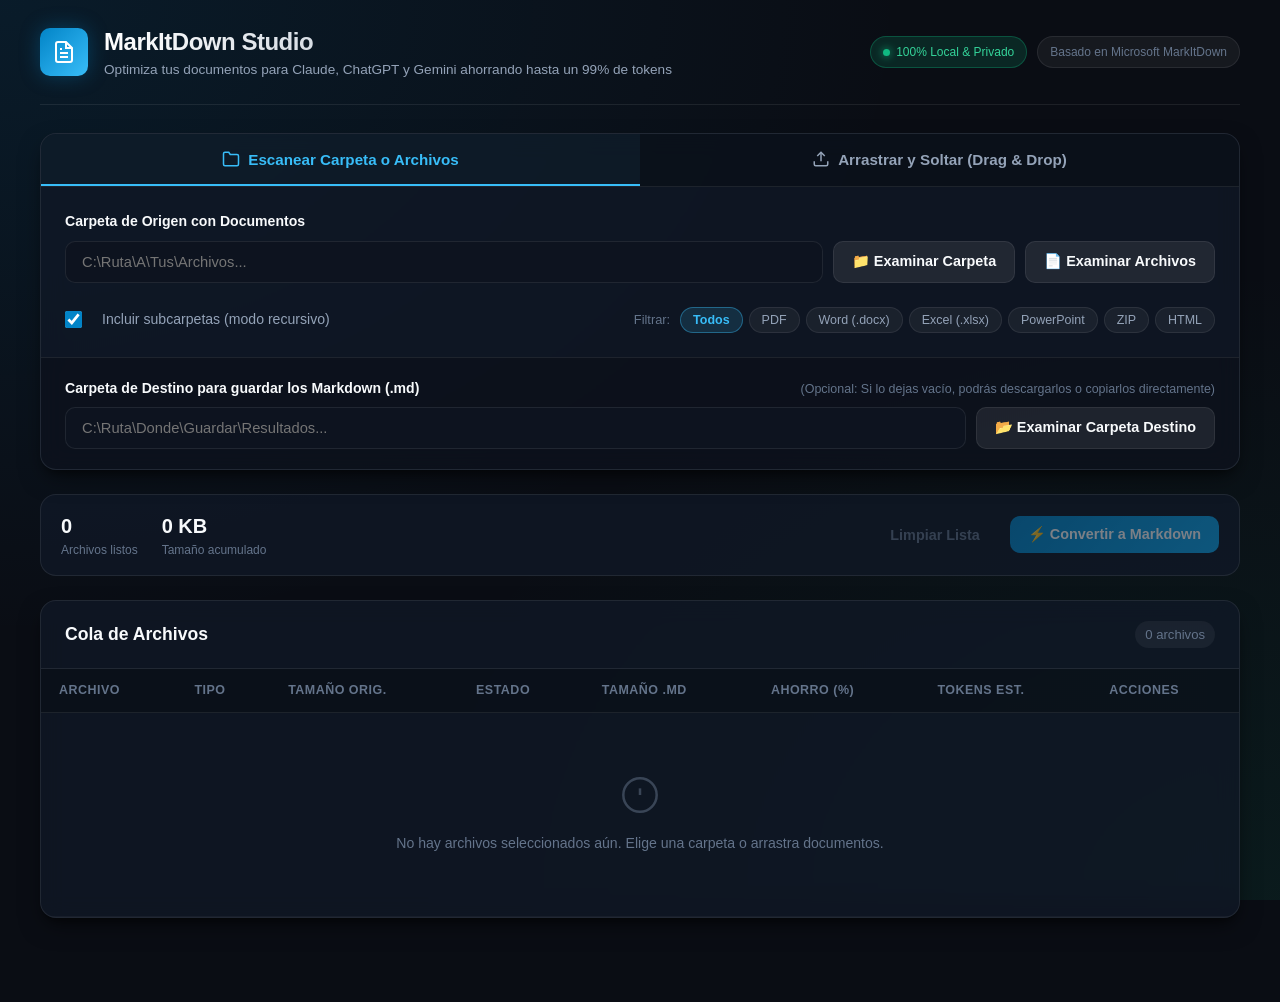
<file: static/index.html>
<!DOCTYPE html>
<html lang="es">
<head>
    <meta charset="UTF-8">
    <meta name="viewport" content="width=device-width, initial-scale=1.0">
    <title>MarkItDown Studio - Conversor Local a Markdown para LLMs</title>
    <link rel="stylesheet" href="/static/styles.css">
    <script src="/static/vendor/marked.min.js"></script>
</head>
<body>
    <div class="app-layout">
        <!-- Barra de Navegación / Header -->
        <header class="navbar">
            <div class="brand">
                <div class="brand-icon">
                    <svg width="24" height="24" viewBox="0 0 24 24" fill="none" stroke="currentColor" stroke-width="2">
                        <path d="M14 2H6a2 2 0 0 0-2 2v16a2 2 0 0 0 2 2h12a2 2 0 0 0 2-2V8z"></path>
                        <polyline points="14 2 14 8 20 8"></polyline>
                        <line x1="16" y1="13" x2="8" y2="13"></line>
                        <line x1="16" y1="17" x2="8" y2="17"></line>
                        <polyline points="10 9 9 9 8 9"></polyline>
                    </svg>
                </div>
                <div>
                    <h1>MarkItDown Studio</h1>
                    <p class="brand-tagline">Optimiza tus documentos para Claude, ChatGPT y Gemini ahorrando hasta un 99% de tokens</p>
                </div>
            </div>
            <div class="header-badges">
                <span class="badge badge-online">
                    <span class="pulse-dot"></span> 100% Local & Privado
                </span>
                <span class="badge badge-muted">Basado en Microsoft MarkItDown</span>
            </div>
        </header>

        <!-- Contenedor Principal -->
        <main class="main-content">
            <!-- Sección Superior: Configuración de Origen y Destino -->
            <section class="card config-card">
                <div class="tabs-header">
                    <button class="tab-btn active" id="tabFolderBtn" onclick="switchTab('folder')">
                        <svg width="18" height="18" viewBox="0 0 24 24" fill="none" stroke="currentColor" stroke-width="2"><path d="M22 19a2 2 0 0 1-2 2H4a2 2 0 0 1-2-2V5a2 2 0 0 1 2-2h5l2 3h9a2 2 0 0 1 2 2z"></path></svg>
                        Escanear Carpeta o Archivos
                    </button>
                    <button class="tab-btn" id="tabUploadBtn" onclick="switchTab('upload')">
                        <svg width="18" height="18" viewBox="0 0 24 24" fill="none" stroke="currentColor" stroke-width="2"><path d="M21 15v4a2 2 0 0 1-2 2H5a2 2 0 0 1-2-2v-4"></path><polyline points="17 8 12 3 7 8"></polyline><line x1="12" y1="3" x2="12" y2="15"></line></svg>
                        Arrastrar y Soltar (Drag & Drop)
                    </button>
                </div>

                <!-- Panel Modo Carpeta Local -->
                <div class="tab-panel active" id="panelFolder">
                    <div class="input-grid">
                        <div class="input-group">
                            <label for="inputFolderPath">Carpeta de Origen con Documentos</label>
                            <div class="input-with-button">
                                <input type="text" id="inputFolderPath" placeholder="C:\Ruta\A\Tus\Archivos..." />
                                <button class="btn btn-secondary" onclick="browseInputFolder()" title="Abrir explorador de Windows">
                                    📁 Examinar Carpeta
                                </button>
                                <button class="btn btn-secondary" onclick="browseInputFiles()" title="Elegir archivos individuales">
                                    📄 Examinar Archivos
                                </button>
                            </div>
                        </div>

                        <div class="options-row">
                            <label class="checkbox-container">
                                <input type="checkbox" id="chkRecursive" checked>
                                <span class="checkmark"></span>
                                Incluir subcarpetas (modo recursivo)
                            </label>
                            <div class="filter-pills" id="filterPills">
                                <span class="pill-label">Filtrar:</span>
                                <button class="pill active" data-ext="all" onclick="toggleExtensionPill(this, 'all')">Todos</button>
                                <button class="pill" data-ext=".pdf" onclick="toggleExtensionPill(this, '.pdf')">PDF</button>
                                <button class="pill" data-ext=".docx" onclick="toggleExtensionPill(this, '.docx')">Word (.docx)</button>
                                <button class="pill" data-ext=".xlsx" onclick="toggleExtensionPill(this, '.xlsx')">Excel (.xlsx)</button>
                                <button class="pill" data-ext=".pptx" onclick="toggleExtensionPill(this, '.pptx')">PowerPoint</button>
                                <button class="pill" data-ext=".zip" onclick="toggleExtensionPill(this, '.zip')">ZIP</button>
                                <button class="pill" data-ext=".html" onclick="toggleExtensionPill(this, '.html')">HTML</button>
                            </div>
                        </div>
                    </div>
                </div>

                <!-- Panel Modo Drag & Drop -->
                <div class="tab-panel" id="panelUpload">
                    <div class="dropzone" id="dropzone" ondragover="handleDragOver(event)" ondragleave="handleDragLeave(event)" ondrop="handleDrop(event)">
                        <div class="dropzone-icon">
                            <svg width="48" height="48" viewBox="0 0 24 24" fill="none" stroke="currentColor" stroke-width="1.8">
                                <path d="M21 15v4a2 2 0 0 1-2 2H5a2 2 0 0 1-2-2v-4"></path>
                                <polyline points="17 8 12 3 7 8"></polyline>
                                <line x1="12" y1="3" x2="12" y2="15"></line>
                            </svg>
                        </div>
                        <h3>Arrastra tus archivos o carpetas aquí</h3>
                        <p class="dropzone-hint">Soporta PDF, Word (.docx), Excel (.xlsx, .csv), PowerPoint (.pptx), ZIP, HTML, JSON, TXT y más</p>
                        <div class="dropzone-buttons">
                            <label class="btn btn-secondary">
                                📂 Seleccionar Archivos
                                <input type="file" id="browserFileInput" multiple style="display:none" onchange="handleBrowserFiles(event)">
                            </label>
                        </div>
                    </div>
                </div>


                <!-- Configuración de Carpeta de Destino (Común a ambos modos) -->
                <div class="output-destination-box">
                    <div class="input-group">
                        <label for="outputFolderPath">
                            <span>Carpeta de Destino para guardar los Markdown (.md)</span>
                            <span class="label-optional">(Opcional: Si lo dejas vacío, podrás descargarlos o copiarlos directamente)</span>
                        </label>
                        <div class="input-with-button">
                            <input type="text" id="outputFolderPath" placeholder="C:\Ruta\Donde\Guardar\Resultados..." />
                            <button class="btn btn-secondary" onclick="browseOutputFolder()">
                                📂 Examinar Carpeta Destino
                            </button>
                        </div>
                    </div>
                </div>
            </section>

            <!-- Barra de Acciones y Estadísticas Globales -->
            <section class="actions-bar">
                <div class="stats-summary" id="statsSummary">
                    <div class="stat-item">
                        <span class="stat-number" id="countSelected">0</span>
                        <span class="stat-label">Archivos listos</span>
                    </div>
                    <div class="stat-item">
                        <span class="stat-number" id="totalSizeOriginal">0 KB</span>
                        <span class="stat-label">Tamaño acumulado</span>
                    </div>
                    <div class="stat-item highlight-savings" id="statSavingsBox" style="display:none;">
                        <span class="stat-number" id="totalSavingsPct">0%</span>
                        <span class="stat-label">Ahorro total de peso</span>
                    </div>
                    <div class="stat-item" id="statTokensBox" style="display:none;">
                        <span class="stat-number" id="totalEstimatedTokens">0</span>
                        <span class="stat-label">Tokens estimados (.md)</span>
                    </div>
                </div>

                <div class="action-buttons">
                    <button class="btn btn-ghost" id="btnClear" onclick="clearFileList()" disabled>
                        Limpiar Lista
                    </button>
                    <button class="btn btn-secondary" id="btnZip" onclick="downloadAllZip()" style="display: none;">
                        📦 Descargar Todos en ZIP
                    </button>
                    <button class="btn btn-primary" id="btnConvert" onclick="startConversion()" disabled>
                        ⚡ Convertir a Markdown
                    </button>
                </div>
            </section>

            <!-- Barra de Progreso -->
            <div class="progress-container" id="progressContainer" style="display: none;">
                <div class="progress-bar-bg">
                    <div class="progress-bar-fill" id="progressBarFill" style="width: 0%;"></div>
                </div>
                <div class="progress-text" id="progressText">Iniciando conversión...</div>
            </div>

            <!-- Tabla de Archivos y Resultados -->
            <section class="card table-card">
                <div class="table-header-title">
                    <h2>Cola de Archivos</h2>
                    <span class="files-counter" id="tableCounter">0 archivos</span>
                </div>

                <div class="table-responsive">
                    <table class="data-table" id="filesTable">
                        <thead>
                            <tr>
                                <th>Archivo</th>
                                <th>Tipo</th>
                                <th>Tamaño Orig.</th>
                                <th>Estado</th>
                                <th>Tamaño .MD</th>
                                <th>Ahorro (%)</th>
                                <th>Tokens Est.</th>
                                <th>Acciones</th>
                            </tr>
                        </thead>
                        <tbody id="filesTableBody">
                            <tr class="empty-row" id="emptyRow">
                                <td colspan="8">
                                    <div class="empty-state">
                                        <svg width="40" height="40" viewBox="0 0 24 24" fill="none" stroke="currentColor" stroke-width="1.5">
                                            <circle cx="12" cy="12" r="10"></circle>
                                            <line x1="12" y1="8" x2="12" y2="12"></line>
                                            <line x1="12" y1="16" x2="12.01" y2="16"></line>
                                        </svg>
                                        <p>No hay archivos seleccionados aún. Elige una carpeta o arrastra documentos.</p>
                                    </div>
                                </td>
                            </tr>
                        </tbody>
                    </table>
                </div>
            </section>
        </main>
    </div>

    <!-- Modal de Vista Previa en Vivo -->
    <div class="modal-overlay" id="previewModal" style="display: none;">
        <div class="modal-card">
            <div class="modal-header">
                <div class="modal-title-area">
                    <h3 id="modalFileName">Documento.md</h3>
                    <div class="modal-meta-chips" id="modalMetaChips">
                        <!-- Chips dinámicos de tamaño y tokens -->
                    </div>
                </div>
                <div class="modal-controls">
                    <div class="view-toggle">
                        <button class="toggle-btn active" id="btnViewRendered" onclick="setPreviewMode('rendered')">
                            👁️ Renderizado
                        </button>
                        <button class="toggle-btn" id="btnViewRaw" onclick="setPreviewMode('raw')">
                            📝 Markdown Plano
                        </button>
                    </div>
                    <button class="btn btn-secondary btn-sm" onclick="copyModalMarkdown()">
                        📋 Copiar al Portapapeles
                    </button>
                    <button class="btn btn-secondary btn-sm" onclick="downloadModalMarkdown()">
                        💾 Descargar .md
                    </button>
                    <button class="btn-close" onclick="closePreviewModal()" title="Cerrar">✕</button>
                </div>
            </div>

            <div class="modal-body">
                <div class="preview-content markdown-body" id="renderedPreview"></div>
                <textarea class="raw-markdown-editor" id="rawMarkdownPreview" readonly style="display: none;"></textarea>
            </div>
        </div>
    </div>

    <!-- Toast Notification -->
    <div class="toast" id="toast"></div>

    <script src="/static/app.js"></script>
</body>
</html>
</file>
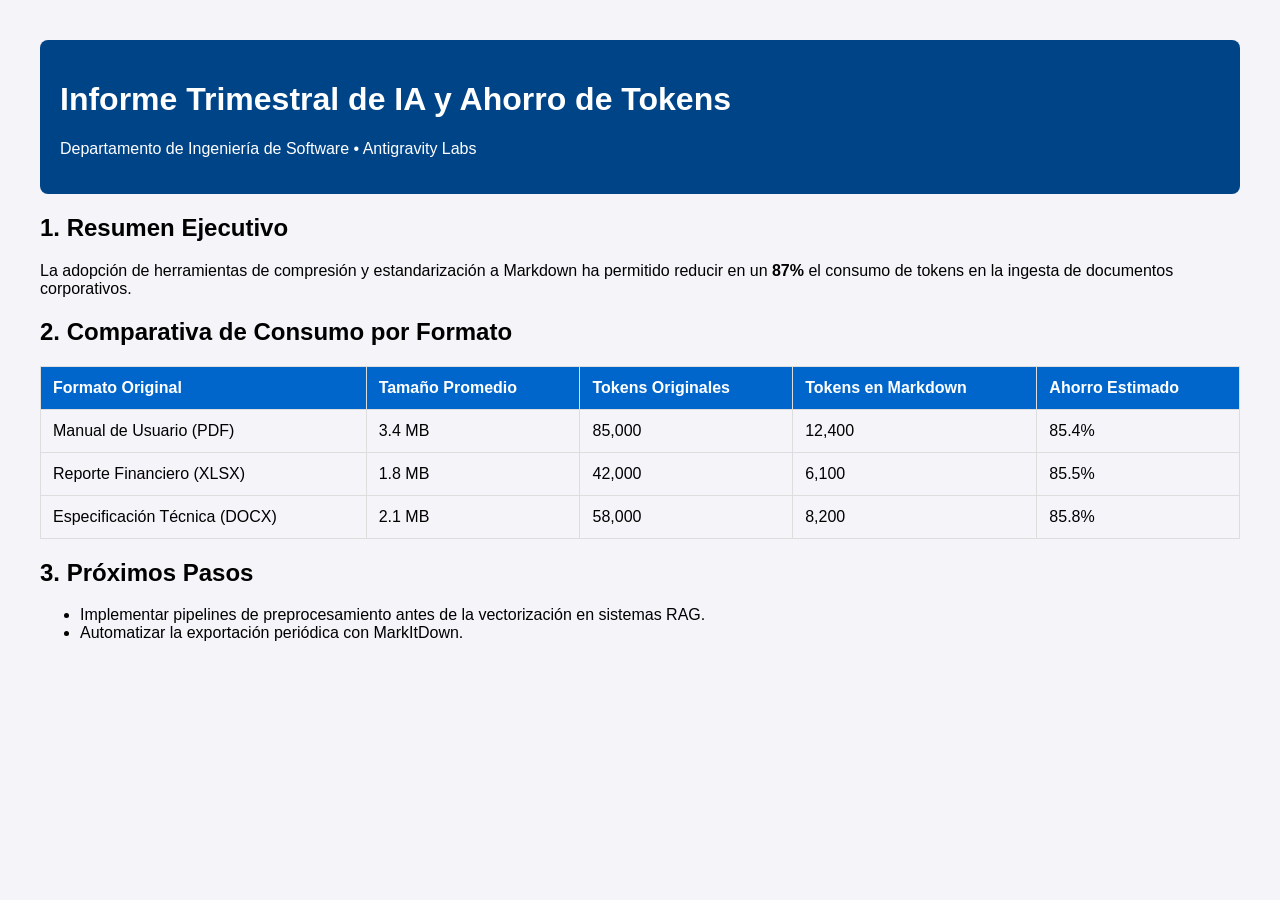
<file: ejemplos/informe_ia.html>
<!DOCTYPE html>
<html lang="es">
<head>
    <meta charset="UTF-8">
    <title>Informe Trimestral de Inteligencia Artificial 2026</title>
    <style>
        body { font-family: Arial, sans-serif; margin: 40px; background-color: #f4f4f9; }
        .header { background: #004488; color: white; padding: 20px; border-radius: 8px; }
        table { width: 100%; border-collapse: collapse; margin-top: 20px; }
        th, td { border: 1px solid #ddd; padding: 12px; text-align: left; }
        th { background-color: #0066cc; color: white; }
    </style>
</head>
<body>
    <div class="header">
        <h1>Informe Trimestral de IA y Ahorro de Tokens</h1>
        <p>Departamento de Ingeniería de Software • Antigravity Labs</p>
    </div>

    <h2>1. Resumen Ejecutivo</h2>
    <p>La adopción de herramientas de compresión y estandarización a Markdown ha permitido reducir en un <strong>87%</strong> el consumo de tokens en la ingesta de documentos corporativos.</p>

    <h2>2. Comparativa de Consumo por Formato</h2>
    <table>
        <thead>
            <tr>
                <th>Formato Original</th>
                <th>Tamaño Promedio</th>
                <th>Tokens Originales</th>
                <th>Tokens en Markdown</th>
                <th>Ahorro Estimado</th>
            </tr>
        </thead>
        <tbody>
            <tr>
                <td>Manual de Usuario (PDF)</td>
                <td>3.4 MB</td>
                <td>85,000</td>
                <td>12,400</td>
                <td>85.4%</td>
            </tr>
            <tr>
                <td>Reporte Financiero (XLSX)</td>
                <td>1.8 MB</td>
                <td>42,000</td>
                <td>6,100</td>
                <td>85.5%</td>
            </tr>
            <tr>
                <td>Especificación Técnica (DOCX)</td>
                <td>2.1 MB</td>
                <td>58,000</td>
                <td>8,200</td>
                <td>85.8%</td>
            </tr>
        </tbody>
    </table>

    <h2>3. Próximos Pasos</h2>
    <ul>
        <li>Implementar pipelines de preprocesamiento antes de la vectorización en sistemas RAG.</li>
        <li>Automatizar la exportación periódica con MarkItDown.</li>
    </ul>
</body>
</html>
</file>
<file: static/styles.css>
/* ==========================================================================
   MarkItDown Studio - Premium Modern Dark Design System
   ========================================================================== */

:root {
    --bg-primary: #0a0d14;
    --bg-secondary: #111827;
    --bg-card: rgba(17, 24, 39, 0.75);
    --bg-card-hover: rgba(31, 41, 55, 0.85);
    --bg-input: #0d131f;
    --border-color: rgba(255, 255, 255, 0.08);
    --border-focus: #38bdf8;
    
    --text-primary: #f8fafc;
    --text-secondary: #94a3b8;
    --text-muted: #64748b;
    
    --accent-primary: #0284c7;
    --accent-hover: #0369a1;
    --accent-glow: rgba(56, 189, 248, 0.25);
    
    --success: #10b981;
    --success-bg: rgba(16, 185, 129, 0.12);
    --warning: #f59e0b;
    --warning-bg: rgba(245, 158, 11, 0.12);
    --danger: #ef4444;
    --danger-bg: rgba(239, 68, 68, 0.12);
    
    --radius-sm: 6px;
    --radius-md: 10px;
    --radius-lg: 16px;
    --radius-xl: 20px;
    
    --shadow-card: 0 10px 25px -5px rgba(0, 0, 0, 0.5), 0 8px 10px -6px rgba(0, 0, 0, 0.5);
    --shadow-glow: 0 0 20px rgba(2, 132, 199, 0.35);
    
    --font-sans: -apple-system, BlinkMacSystemFont, "Segoe UI", Roboto, Oxygen, Ubuntu, Cantarell, "Helvetica Neue", sans-serif;
    --font-mono: "Fira Code", Menlo, Monaco, Consolas, "Courier New", monospace;
}

* {
    margin: 0;
    padding: 0;
    box-sizing: border-box;
}

body {
    background-color: var(--bg-primary);
    background-image: 
        radial-gradient(at 0% 0%, rgba(2, 132, 199, 0.12) 0px, transparent 50%),
        radial-gradient(at 100% 100%, rgba(16, 185, 129, 0.08) 0px, transparent 50%);
    background-attachment: fixed;
    color: var(--text-primary);
    font-family: var(--font-sans);
    min-height: 100vh;
    line-height: 1.5;
    -webkit-font-smoothing: antialiased;
}

.app-layout {
    max-width: 1240px;
    margin: 0 auto;
    padding: 24px 20px 60px;
}

/* ==========================================================================
   Header / Navbar
   ========================================================================== */
.navbar {
    display: flex;
    justify-content: space-between;
    align-items: center;
    padding-bottom: 24px;
    border-bottom: 1px solid var(--border-color);
    margin-bottom: 28px;
    flex-wrap: wrap;
    gap: 16px;
}

.brand {
    display: flex;
    align-items: center;
    gap: 16px;
}

.brand-icon {
    width: 48px;
    height: 48px;
    background: linear-gradient(135deg, #0284c7, #38bdf8);
    border-radius: var(--radius-md);
    display: flex;
    align-items: center;
    justify-content: center;
    color: #ffffff;
    box-shadow: var(--shadow-glow);
}

.brand h1 {
    font-size: 1.5rem;
    font-weight: 700;
    letter-spacing: -0.02em;
    background: linear-gradient(to right, #ffffff, #94a3b8);
    -webkit-background-clip: text;
    -webkit-text-fill-color: transparent;
}

.brand-tagline {
    font-size: 0.85rem;
    color: var(--text-secondary);
}

.header-badges {
    display: flex;
    gap: 10px;
    align-items: center;
}

.badge {
    display: inline-flex;
    align-items: center;
    gap: 6px;
    font-size: 0.75rem;
    padding: 6px 12px;
    border-radius: 9999px;
    font-weight: 500;
}

.badge-online {
    background: rgba(16, 185, 129, 0.15);
    color: #34d399;
    border: 1px solid rgba(16, 185, 129, 0.3);
}

.pulse-dot {
    width: 7px;
    height: 7px;
    border-radius: 50%;
    background-color: #10b981;
    box-shadow: 0 0 8px #10b981;
    animation: pulse 2s infinite;
}

@keyframes pulse {
    0% { opacity: 1; transform: scale(1); }
    50% { opacity: 0.4; transform: scale(0.85); }
    100% { opacity: 1; transform: scale(1); }
}

.badge-muted {
    background: rgba(255, 255, 255, 0.05);
    color: var(--text-muted);
    border: 1px solid var(--border-color);
}

/* ==========================================================================
   Cards & Layout
   ========================================================================== */
.card {
    background: var(--bg-card);
    backdrop-filter: blur(12px);
    -webkit-backdrop-filter: blur(12px);
    border: 1px solid var(--border-color);
    border-radius: var(--radius-lg);
    box-shadow: var(--shadow-card);
    overflow: hidden;
    margin-bottom: 24px;
}

/* Tabs */
.tabs-header {
    display: flex;
    background: rgba(0, 0, 0, 0.25);
    border-bottom: 1px solid var(--border-color);
}

.tab-btn {
    flex: 1;
    display: flex;
    align-items: center;
    justify-content: center;
    gap: 8px;
    padding: 16px 20px;
    background: transparent;
    border: none;
    color: var(--text-secondary);
    font-size: 0.95rem;
    font-weight: 600;
    cursor: pointer;
    transition: all 0.2s ease;
    border-bottom: 2px solid transparent;
}

.tab-btn:hover {
    color: var(--text-primary);
    background: rgba(255, 255, 255, 0.02);
}

.tab-btn.active {
    color: #38bdf8;
    background: rgba(56, 189, 248, 0.05);
    border-bottom-color: #38bdf8;
}

.tab-panel {
    display: none;
    padding: 24px;
}

.tab-panel.active {
    display: block;
}

/* Form Inputs */
.input-grid {
    display: flex;
    flex-direction: column;
    gap: 18px;
}

.input-group label {
    display: flex;
    justify-content: space-between;
    align-items: baseline;
    font-size: 0.88rem;
    font-weight: 600;
    color: var(--text-primary);
    margin-bottom: 8px;
}

.label-optional {
    font-size: 0.78rem;
    font-weight: 400;
    color: var(--text-muted);
}

.input-with-button {
    display: flex;
    gap: 10px;
    flex-wrap: wrap;
}

.input-with-button input[type="text"] {
    flex: 1;
    min-width: 260px;
    background: var(--bg-input);
    border: 1px solid var(--border-color);
    border-radius: var(--radius-md);
    padding: 12px 16px;
    color: var(--text-primary);
    font-size: 0.92rem;
    outline: none;
    transition: border-color 0.2s;
}

.input-with-button input[type="text"]:focus {
    border-color: var(--border-focus);
    box-shadow: 0 0 0 2px var(--accent-glow);
}

/* Checkbox & Filter Options */
.options-row {
    display: flex;
    justify-content: space-between;
    align-items: center;
    flex-wrap: wrap;
    gap: 16px;
    padding-top: 6px;
}

.checkbox-container {
    display: flex;
    align-items: center;
    gap: 10px;
    cursor: pointer;
    font-size: 0.88rem;
    color: var(--text-secondary);
    user-select: none;
}

.checkbox-container input {
    cursor: pointer;
    accent-color: var(--accent-primary);
    width: 17px;
    height: 17px;
}

.filter-pills {
    display: flex;
    align-items: center;
    gap: 6px;
    flex-wrap: wrap;
}

.pill-label {
    font-size: 0.8rem;
    color: var(--text-muted);
    margin-right: 4px;
}

.pill {
    background: rgba(255, 255, 255, 0.05);
    border: 1px solid var(--border-color);
    color: var(--text-secondary);
    padding: 5px 12px;
    border-radius: 9999px;
    font-size: 0.78rem;
    cursor: pointer;
    transition: all 0.15s ease;
}

.pill:hover {
    background: rgba(255, 255, 255, 0.1);
    color: var(--text-primary);
}

.pill.active {
    background: rgba(56, 189, 248, 0.15);
    border-color: rgba(56, 189, 248, 0.4);
    color: #38bdf8;
    font-weight: 600;
}

/* Dropzone */
.dropzone {
    border: 2px dashed rgba(255, 255, 255, 0.15);
    border-radius: var(--radius-lg);
    padding: 44px 24px;
    text-align: center;
    background: rgba(0, 0, 0, 0.15);
    transition: all 0.25s ease;
    cursor: pointer;
}

.dropzone:hover, .dropzone.dragover {
    border-color: #38bdf8;
    background: rgba(56, 189, 248, 0.06);
    box-shadow: 0 0 25px rgba(56, 189, 248, 0.15);
}

.dropzone-icon {
    color: #38bdf8;
    margin-bottom: 12px;
}

.dropzone h3 {
    font-size: 1.15rem;
    font-weight: 600;
    margin-bottom: 6px;
}

.dropzone-hint {
    font-size: 0.85rem;
    color: var(--text-muted);
    margin-bottom: 18px;
}

.dropzone-buttons {
    display: flex;
    justify-content: center;
    gap: 12px;
}

/* Output Destination Box */
.output-destination-box {
    padding: 20px 24px;
    background: rgba(0, 0, 0, 0.2);
    border-top: 1px solid var(--border-color);
}

/* ==========================================================================
   Buttons
   ========================================================================== */
.btn {
    display: inline-flex;
    align-items: center;
    justify-content: center;
    gap: 8px;
    padding: 10px 18px;
    border-radius: var(--radius-md);
    font-size: 0.9rem;
    font-weight: 600;
    cursor: pointer;
    transition: all 0.2s ease;
    border: none;
    text-decoration: none;
}

.btn-sm {
    padding: 6px 12px;
    font-size: 0.8rem;
}

.btn-primary {
    background: linear-gradient(135deg, #0284c7, #0ea5e9);
    color: #ffffff;
    box-shadow: 0 4px 14px rgba(2, 132, 199, 0.35);
}

.btn-primary:hover:not(:disabled) {
    background: linear-gradient(135deg, #0369a1, #0284c7);
    box-shadow: 0 6px 20px rgba(2, 132, 199, 0.5);
    transform: translateY(-1px);
}

.btn-secondary {
    background: rgba(255, 255, 255, 0.08);
    color: var(--text-primary);
    border: 1px solid var(--border-color);
}

.btn-secondary:hover:not(:disabled) {
    background: rgba(255, 255, 255, 0.14);
    border-color: rgba(255, 255, 255, 0.2);
}

.btn-ghost {
    background: transparent;
    color: var(--text-muted);
}

.btn-ghost:hover:not(:disabled) {
    color: var(--text-primary);
    background: rgba(255, 255, 255, 0.05);
}

.btn:disabled {
    opacity: 0.45;
    cursor: not-allowed;
    transform: none !important;
    box-shadow: none !important;
}

/* ==========================================================================
   Actions Bar & Stats Summary
   ========================================================================== */
.actions-bar {
    display: flex;
    justify-content: space-between;
    align-items: center;
    margin-bottom: 24px;
    flex-wrap: wrap;
    gap: 16px;
    background: var(--bg-card);
    border: 1px solid var(--border-color);
    padding: 16px 20px;
    border-radius: var(--radius-lg);
}

.stats-summary {
    display: flex;
    gap: 24px;
    flex-wrap: wrap;
}

.stat-item {
    display: flex;
    flex-direction: column;
}

.stat-number {
    font-size: 1.25rem;
    font-weight: 700;
    color: var(--text-primary);
}

.stat-label {
    font-size: 0.75rem;
    color: var(--text-muted);
}

.highlight-savings .stat-number {
    color: #34d399;
}

.action-buttons {
    display: flex;
    gap: 12px;
    align-items: center;
}

/* Progress Bar */
.progress-container {
    background: var(--bg-card);
    border: 1px solid var(--border-color);
    padding: 16px 20px;
    border-radius: var(--radius-lg);
    margin-bottom: 24px;
}

.progress-bar-bg {
    width: 100%;
    height: 8px;
    background: rgba(255, 255, 255, 0.08);
    border-radius: 9999px;
    overflow: hidden;
    margin-bottom: 8px;
}

.progress-bar-fill {
    height: 100%;
    background: linear-gradient(90deg, #0284c7, #10b981);
    transition: width 0.3s ease;
}

.progress-text {
    font-size: 0.85rem;
    color: var(--text-secondary);
    text-align: right;
}

/* ==========================================================================
   Table Queue
   ========================================================================== */
.table-card {
    padding: 0;
}

.table-header-title {
    display: flex;
    justify-content: space-between;
    align-items: center;
    padding: 20px 24px;
    border-bottom: 1px solid var(--border-color);
}

.table-header-title h2 {
    font-size: 1.1rem;
    font-weight: 600;
}

.files-counter {
    font-size: 0.82rem;
    color: var(--text-muted);
    background: rgba(255, 255, 255, 0.05);
    padding: 4px 10px;
    border-radius: 9999px;
}

.table-responsive {
    overflow-x: auto;
}

.data-table {
    width: 100%;
    border-collapse: collapse;
    text-align: left;
    font-size: 0.88rem;
}

.data-table th {
    background: rgba(0, 0, 0, 0.25);
    color: var(--text-muted);
    font-weight: 600;
    padding: 12px 18px;
    font-size: 0.78rem;
    text-transform: uppercase;
    letter-spacing: 0.04em;
    border-bottom: 1px solid var(--border-color);
}

.data-table td {
    padding: 14px 18px;
    border-bottom: 1px solid rgba(255, 255, 255, 0.04);
    color: var(--text-secondary);
    vertical-align: middle;
}

.data-table tr:hover td {
    background: var(--bg-card-hover);
    color: var(--text-primary);
}

.file-name-cell {
    font-weight: 500;
    color: var(--text-primary);
    max-width: 280px;
    overflow: hidden;
    text-overflow: ellipsis;
    white-space: nowrap;
}

/* Ext Badges */
.ext-badge {
    display: inline-block;
    padding: 2px 8px;
    border-radius: var(--radius-sm);
    font-size: 0.72rem;
    font-weight: 700;
    text-transform: uppercase;
}

.ext-pdf { background: rgba(239, 68, 68, 0.2); color: #f87171; border: 1px solid rgba(239, 68, 68, 0.4); }
.ext-docx, .ext-doc { background: rgba(59, 130, 246, 0.2); color: #60a5fa; border: 1px solid rgba(59, 130, 246, 0.4); }
.ext-xlsx, .ext-xls, .ext-csv { background: rgba(16, 185, 129, 0.2); color: #34d399; border: 1px solid rgba(16, 185, 129, 0.4); }
.ext-pptx, .ext-ppt { background: rgba(245, 158, 11, 0.2); color: #fbbf24; border: 1px solid rgba(245, 158, 11, 0.4); }
.ext-html, .ext-htm { background: rgba(168, 85, 247, 0.2); color: #c084fc; border: 1px solid rgba(168, 85, 247, 0.4); }
.ext-default { background: rgba(100, 116, 139, 0.2); color: #94a3b8; border: 1px solid rgba(100, 116, 139, 0.4); }

/* Status Badges */
.status-pill {
    display: inline-flex;
    align-items: center;
    gap: 6px;
    padding: 3px 10px;
    border-radius: 9999px;
    font-size: 0.75rem;
    font-weight: 500;
}

.status-pending { background: rgba(100, 116, 139, 0.15); color: #94a3b8; }
.status-running { background: rgba(56, 189, 248, 0.15); color: #38bdf8; }
.status-success { background: rgba(16, 185, 129, 0.15); color: #34d399; }
.status-error { background: rgba(239, 68, 68, 0.15); color: #f87171; }

.savings-badge {
    background: rgba(16, 185, 129, 0.15);
    color: #34d399;
    font-weight: 700;
    padding: 3px 8px;
    border-radius: var(--radius-sm);
    font-size: 0.78rem;
}

.table-actions {
    display: flex;
    gap: 6px;
}

.table-actions button {
    background: rgba(255, 255, 255, 0.05);
    border: 1px solid var(--border-color);
    color: var(--text-secondary);
    border-radius: var(--radius-sm);
    padding: 5px 8px;
    font-size: 0.75rem;
    cursor: pointer;
    transition: all 0.15s;
}

.table-actions button:hover {
    background: rgba(255, 255, 255, 0.15);
    color: var(--text-primary);
}

.empty-state {
    padding: 48px 24px;
    text-align: center;
    color: var(--text-muted);
}

.empty-state svg {
    margin-bottom: 12px;
    opacity: 0.5;
}

/* ==========================================================================
   Live Preview Modal
   ========================================================================== */
.modal-overlay {
    position: fixed;
    top: 0;
    left: 0;
    right: 0;
    bottom: 0;
    background: rgba(0, 0, 0, 0.75);
    backdrop-filter: blur(8px);
    -webkit-backdrop-filter: blur(8px);
    display: flex;
    align-items: center;
    justify-content: center;
    z-index: 1000;
    padding: 24px;
}

.modal-card {
    background: #0d131f;
    border: 1px solid rgba(255, 255, 255, 0.12);
    border-radius: var(--radius-xl);
    width: 100%;
    max-width: 1040px;
    height: 85vh;
    display: flex;
    flex-direction: column;
    box-shadow: 0 25px 50px -12px rgba(0, 0, 0, 0.7);
    overflow: hidden;
}

.modal-header {
    display: flex;
    justify-content: space-between;
    align-items: center;
    padding: 18px 24px;
    background: #111827;
    border-bottom: 1px solid var(--border-color);
    flex-wrap: wrap;
    gap: 12px;
}

.modal-title-area h3 {
    font-size: 1.15rem;
    font-weight: 600;
    color: var(--text-primary);
}

.modal-meta-chips {
    display: flex;
    gap: 8px;
    margin-top: 4px;
}

.modal-controls {
    display: flex;
    align-items: center;
    gap: 10px;
}

.view-toggle {
    display: flex;
    background: rgba(0, 0, 0, 0.35);
    border-radius: var(--radius-sm);
    padding: 2px;
    border: 1px solid var(--border-color);
}

.toggle-btn {
    background: transparent;
    border: none;
    color: var(--text-muted);
    font-size: 0.78rem;
    font-weight: 600;
    padding: 5px 12px;
    border-radius: var(--radius-sm);
    cursor: pointer;
    transition: all 0.15s;
}

.toggle-btn.active {
    background: #0284c7;
    color: #ffffff;
}

.btn-close {
    background: transparent;
    border: none;
    color: var(--text-muted);
    font-size: 1.25rem;
    cursor: pointer;
    padding: 4px 8px;
    border-radius: var(--radius-sm);
    transition: color 0.15s;
}

.btn-close:hover {
    color: var(--text-primary);
    background: rgba(255, 255, 255, 0.08);
}

.modal-body {
    flex: 1;
    overflow-y: auto;
    padding: 24px 32px;
    background: #0a0d14;
}

/* Rendered Markdown Styling */
.markdown-body {
    color: #e2e8f0;
    line-height: 1.7;
    font-size: 0.95rem;
}

.markdown-body h1, .markdown-body h2, .markdown-body h3, .markdown-body h4 {
    color: #ffffff;
    margin-top: 1.6em;
    margin-bottom: 0.6em;
    font-weight: 600;
    border-bottom: 1px solid rgba(255, 255, 255, 0.08);
    padding-bottom: 6px;
}

.markdown-body h1 { font-size: 1.6rem; }
.markdown-body h2 { font-size: 1.3rem; }
.markdown-body h3 { font-size: 1.1rem; }

.markdown-body p, .markdown-body ul, .markdown-body ol {
    margin-bottom: 1em;
}

.markdown-body ul, .markdown-body ol {
    padding-left: 24px;
}

.markdown-body li {
    margin-bottom: 4px;
}

.markdown-body table {
    width: 100%;
    border-collapse: collapse;
    margin: 1.2em 0;
    border: 1px solid rgba(255, 255, 255, 0.1);
    border-radius: var(--radius-sm);
    overflow: hidden;
}

.markdown-body th {
    background: #1e293b;
    padding: 10px 14px;
    font-weight: 600;
    border: 1px solid rgba(255, 255, 255, 0.1);
}

.markdown-body td {
    padding: 10px 14px;
    border: 1px solid rgba(255, 255, 255, 0.06);
}

.markdown-body tr:nth-child(even) td {
    background: rgba(255, 255, 255, 0.02);
}

.markdown-body code {
    background: rgba(255, 255, 255, 0.08);
    padding: 2px 6px;
    border-radius: 4px;
    font-family: var(--font-mono);
    font-size: 0.85em;
    color: #38bdf8;
}

.markdown-body pre {
    background: #111827;
    border: 1px solid var(--border-color);
    border-radius: var(--radius-md);
    padding: 16px;
    overflow-x: auto;
    margin: 1.2em 0;
}

.markdown-body pre code {
    background: transparent;
    padding: 0;
    color: #f8fafc;
}

.markdown-body blockquote {
    border-left: 4px solid #0284c7;
    padding-left: 16px;
    color: #94a3b8;
    margin: 1em 0;
}

/* Raw Editor */
.raw-markdown-editor {
    width: 100%;
    height: 100%;
    background: #090d16;
    border: none;
    color: #e2e8f0;
    font-family: var(--font-mono);
    font-size: 0.88rem;
    line-height: 1.6;
    padding: 16px;
    outline: none;
    resize: none;
    border-radius: var(--radius-sm);
}

/* ==========================================================================
   Toast Notification
   ========================================================================== */
.toast {
    position: fixed;
    bottom: 24px;
    right: 24px;
    background: #1e293b;
    color: #f8fafc;
    border: 1px solid var(--border-color);
    box-shadow: 0 10px 25px rgba(0, 0, 0, 0.5);
    padding: 12px 20px;
    border-radius: var(--radius-md);
    font-size: 0.88rem;
    font-weight: 500;
    display: none;
    z-index: 2000;
    animation: toastSlide 0.3s ease;
}

@keyframes toastSlide {
    from { transform: translateY(20px); opacity: 0; }
    to { transform: translateY(0); opacity: 1; }
}
</file>
